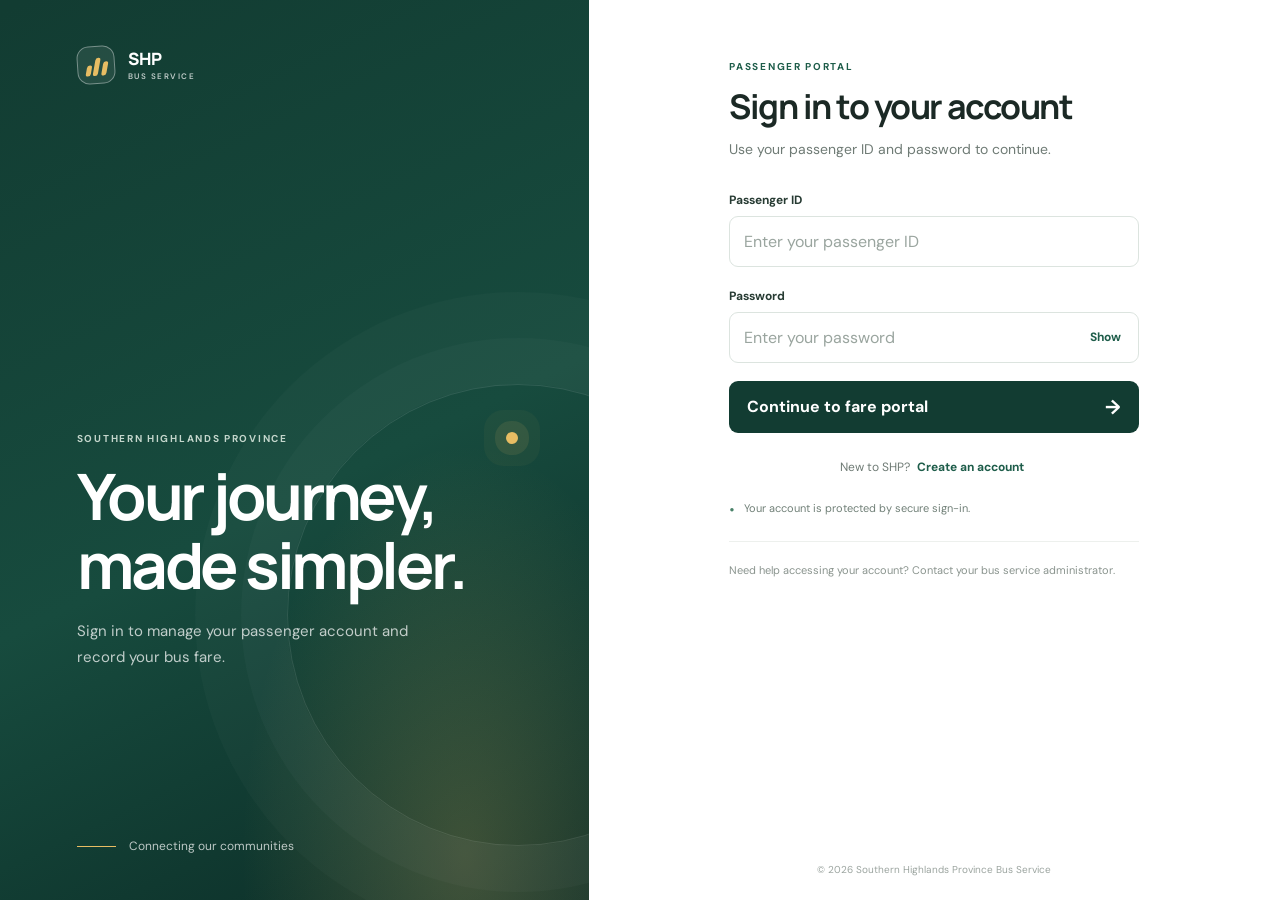
<file: index.html>
<!doctype html>
<html lang="en">
<head>
  <meta charset="utf-8">
  <meta name="viewport" content="width=device-width, initial-scale=1">
  <meta name="theme-color" content="#123c32">
  <title>Passenger sign in | SHP Bus Service</title>
  <link rel="preconnect" href="https://fonts.googleapis.com">
  <link rel="preconnect" href="https://fonts.gstatic.com" crossorigin>
  <link href="https://fonts.googleapis.com/css2?family=DM+Sans:wght@400;500;600;700&family=Manrope:wght@500;600;700;800&display=swap" rel="stylesheet">
  <link rel="stylesheet" href="styles.css">
  <link rel="stylesheet" href="signup.css">
  <script src="login.js" defer></script>
</head>
<body class="login-page">
  <main class="login-layout">
    <section class="brand-panel" aria-labelledby="brand-title">
      <div class="brand-lockup">
        <span class="brand-mark" aria-hidden="true"><span></span><span></span><span></span></span>
        <span class="brand-name">SHP <span>BUS SERVICE</span></span>
      </div>
      <div class="brand-copy">
        <p class="eyebrow">SOUTHERN HIGHLANDS PROVINCE</p>
        <h1 id="brand-title">Your journey,<br>made simpler.</h1>
        <p>Sign in to manage your passenger account and record your bus fare.</p>
      </div>
      <div class="route-note"><span class="route-line" aria-hidden="true"></span><span>Connecting our communities</span></div>
      <div class="decorative-sun" aria-hidden="true"></div>
    </section>
    <section class="form-panel" aria-labelledby="login-title">
      <div class="form-wrap">
        <div class="mobile-brand brand-lockup">
          <span class="brand-mark" aria-hidden="true"><span></span><span></span><span></span></span>
          <span class="brand-name">SHP <span>BUS SERVICE</span></span>
        </div>
        <p class="eyebrow form-eyebrow">PASSENGER PORTAL</p>
        <h2 id="login-title">Sign in to your account</h2>
        <p class="form-intro" id="form-intro">Use your passenger ID and password to continue.</p>
        <form id="login-form" class="stacked-form auth-form" novalidate>
          <label for="passenger-id">Passenger ID</label>
          <input id="passenger-id" name="passenger_id" type="text" autocomplete="username" placeholder="Enter your passenger ID" required maxlength="64">
          <label for="password">Password</label>
          <div class="password-field">
            <input id="password" name="password" type="password" autocomplete="current-password" placeholder="Enter your password" required maxlength="128">
            <button class="text-button" id="toggle-password" type="button" aria-label="Show password">Show</button>
          </div>
          <p id="login-message" class="form-message" role="alert" aria-live="polite"></p>
          <button class="primary-button" type="submit"><span>Continue to fare portal</span><span aria-hidden="true">→</span></button>
        </form>
        <form id="signup-form" class="stacked-form auth-form" hidden novalidate>
          <label for="signup-passenger-id">Passenger ID</label>
          <input id="signup-passenger-id" name="passenger_id" type="text" autocomplete="username" placeholder="Choose a passenger ID" required maxlength="64">
          <label for="signup-password">Password</label>
          <div class="password-field">
            <input id="signup-password" name="password" type="password" autocomplete="new-password" placeholder="Create a password (8-72 characters)" required minlength="8" maxlength="72">
          </div>
          <label for="confirm-password">Confirm password</label>
          <div class="password-field">
            <input id="confirm-password" name="confirm_password" type="password" autocomplete="new-password" placeholder="Enter your password again" required minlength="8" maxlength="72">
          </div>
          <p id="signup-message" class="form-message" role="alert" aria-live="polite"></p>
          <button class="primary-button" type="submit"><span>Create passenger account</span><span aria-hidden="true">→</span></button>
        </form>
        <p class="account-switch" id="account-switch">
          <span id="switch-prompt">New to SHP?</span>
          <button class="text-link" id="switch-form" type="button">Create an account</button>
        </p>
        <p class="secure-note"><span aria-hidden="true">●</span> Your account is protected by secure sign-in.</p>
        <p class="help-note" id="help-note">Need help accessing your account? Contact your bus service administrator.</p>
      </div>
      <footer class="page-footer">© <span id="year">2026</span> Southern Highlands Province Bus Service</footer>
    </section>
  </main>
</body>
</html>
</file>
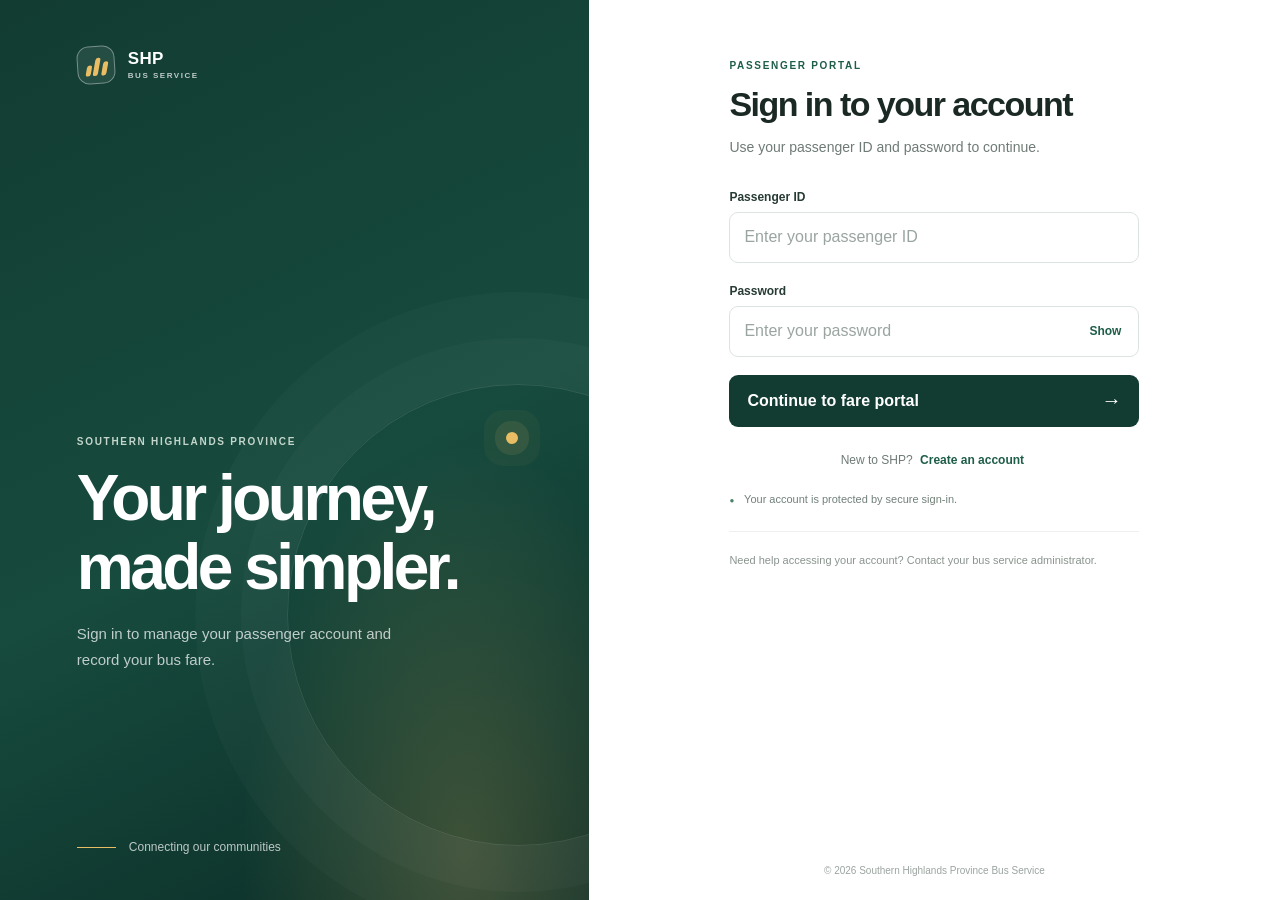
<file: transaction.html>
<!doctype html>
<html lang="en">
<head>
  <meta charset="utf-8">
  <meta name="viewport" content="width=device-width, initial-scale=1">
  <meta name="theme-color" content="#123c32">
  <title>Fare transaction | SHP Bus Service</title>
  <link rel="preconnect" href="https://fonts.googleapis.com">
  <link rel="preconnect" href="https://fonts.gstatic.com" crossorigin>
  <link href="https://fonts.googleapis.com/css2?family=DM+Sans:wght@400;500;600;700&family=Manrope:wght@500;600;700;800&display=swap" rel="stylesheet">
  <link rel="stylesheet" href="styles.css">
  <script src="transaction.js" defer></script>
</head>
<body class="portal-page">
  <header class="topbar">
    <a class="brand-lockup" href="transaction.html" aria-label="SHP Bus Service home">
      <span class="brand-mark" aria-hidden="true"><span></span><span></span><span></span></span>
      <span class="brand-name">SHP <span>BUS SERVICE</span></span>
    </a>
    <div class="topbar-right"><span class="account-label">Passenger portal</span><button id="logout-button" class="outline-button" type="button">Sign out</button></div>
  </header>
  <main class="portal-main">
    <div class="portal-heading">
      <div><p class="eyebrow">FARE PORTAL <span class="eyebrow-dot">/</span> SOUTHERN HIGHLANDS</p><h1>Record a fare</h1><p class="form-intro">Enter your trip details to create a fare transaction record.</p></div>
      <div class="signed-in-card"><span class="avatar" aria-hidden="true">P</span><span><small>Signed in as</small><strong id="passenger-name">Passenger</strong></span></div>
    </div>
    <section class="transaction-card" aria-labelledby="transaction-heading">
      <div class="card-heading"><div><span class="step-label">NEW TRANSACTION</span><h2 id="transaction-heading">Fare transaction details</h2></div><span class="status-pill"><span></span> Ready</span></div>
      <p class="card-description">Transaction ID and timestamp are generated automatically when the fare is saved.</p>
      <form id="transaction-form" class="transaction-form" novalidate>
        <div class="field-group"><label for="pcard-id">Payment Card ID <span class="required-mark">*</span></label><input id="pcard-id" name="pcard_id" type="text" placeholder="e.g. PC-10482" autocomplete="off" maxlength="64" required><small>Use the card identifier only. Do not enter a full card number or PIN.</small></div>
        <div class="field-group"><label for="bus-id">Bus ID <span class="required-mark">*</span></label><input id="bus-id" name="bus_id" type="text" placeholder="e.g. BUS-021" autocomplete="off" maxlength="64" required></div>
        <div class="field-group fare-field"><label for="fare-amount">Fare amount <span class="required-mark">*</span></label><div class="currency-input"><span>K</span><input id="fare-amount" name="fare_amount" type="number" min="0.01" max="10000" step="0.01" placeholder="0.00" required></div><small>Amount in PGK (PNG Kina).</small></div>
        <div class="record-preview"><span class="preview-icon" aria-hidden="true">↗</span><span><strong>Automatic record details</strong><small>Transaction ID · Date and time of payment</small></span><span class="auto-tag">AUTO</span></div>
        <p id="transaction-message" class="form-message" role="alert" aria-live="polite"></p>
        <button class="primary-button" type="submit"><span>Save fare transaction</span><span aria-hidden="true">→</span></button>
      </form>
      <section id="receipt" class="receipt" hidden aria-live="polite">
        <div class="receipt-top"><span class="success-mark" aria-hidden="true">✓</span><div><p class="eyebrow">TRANSACTION SAVED</p><h3>Fare record created</h3></div></div>
        <dl id="receipt-details" class="receipt-details"></dl>
        <button id="new-transaction" class="outline-button" type="button">Record another fare</button>
      </section>
      <p class="payment-disclaimer">This page records fare transactions; it does not process or authorize a card payment.</p>
    </section>
    <footer class="portal-footer">Southern Highlands Province Bus Service <span>·</span> Passenger fare records</footer>
  </main>
</body>
</html>
</file>
<file: styles.css>
@import url('https://fonts.googleapis.com/css2?family=DM+Sans:wght@400;500;600;700&family=Manrope:wght@500;600;700;800&display=swap');
:root{--forest:#123c32;--forest-deep:#0b2c26;--green:#1e5d4a;--mint:#eaf3ed;--gold:#e8bd63;--ink:#1b2925;--muted:#6f7b75;--line:#dce4df;--paper:#fff;--canvas:#f5f7f4;--danger:#a43a36;--shadow:0 22px 70px rgba(17,47,38,.11)}
*{box-sizing:border-box}html{min-width:320px}body{margin:0;color:var(--ink);font-family:'DM Sans',Arial,sans-serif;background:var(--canvas);-webkit-font-smoothing:antialiased}button,input{font:inherit}button{cursor:pointer}.login-layout{min-height:100vh;display:grid;grid-template-columns:minmax(340px,.92fr) minmax(480px,1.08fr);background:var(--paper)}.brand-panel{position:relative;overflow:hidden;min-height:100vh;padding:46px clamp(34px,6vw,92px);display:flex;flex-direction:column;justify-content:space-between;background:radial-gradient(ellipse at 79% 95%,rgba(232,189,99,.22),transparent 34%),linear-gradient(154deg,var(--forest) 1%,#174b3e 54%,var(--forest-deep) 100%);color:#fff}.brand-panel:after{content:"";position:absolute;right:-160px;bottom:6%;width:460px;height:460px;border:1px solid rgba(255,255,255,.11);border-radius:50%;box-shadow:0 0 0 46px rgba(255,255,255,.025),0 0 0 92px rgba(255,255,255,.02)}.brand-lockup{display:flex;align-items:center;gap:13px;text-decoration:none}.brand-mark{width:38px;height:38px;display:flex;align-items:end;justify-content:center;gap:3px;padding:7px;border:1px solid rgba(255,255,255,.38);border-radius:12px;background:rgba(255,255,255,.08);transform:rotate(-4deg)}.brand-mark span{display:block;width:5px;border-radius:4px;background:var(--gold);transform:skew(-14deg)}.brand-mark span:nth-child(1){height:11px}.brand-mark span:nth-child(2){height:18px}.brand-mark span:nth-child(3){height:14px}.brand-name{font:800 17px/1 'Manrope',sans-serif;letter-spacing:.02em;color:inherit}.brand-name>span{display:block;margin-top:5px;font:600 8px/1 'DM Sans',sans-serif;letter-spacing:.19em;opacity:.73}.brand-copy{position:relative;z-index:1;max-width:440px;margin-top:auto;margin-bottom:17vh}.eyebrow{margin:0 0 17px;color:#688077;font-size:10px;font-weight:700;letter-spacing:.17em}.brand-panel .eyebrow{color:#c4d6cc}.brand-copy h1{margin:0 0 20px;font:700 clamp(42px,5vw,67px)/1.07 'Manrope',sans-serif;letter-spacing:-.055em}.brand-copy>p:last-child{max-width:335px;color:rgba(255,255,255,.73);font-size:15px;line-height:1.7}.route-note{position:relative;z-index:1;display:flex;align-items:center;gap:13px;color:rgba(255,255,255,.72);font-size:12px}.route-line{width:39px;height:1px;background:var(--gold)}.decorative-sun{position:absolute;top:48%;right:12%;width:12px;height:12px;border-radius:50%;background:var(--gold);box-shadow:0 0 0 11px rgba(232,189,99,.1),0 0 0 22px rgba(232,189,99,.045)}.form-panel{min-height:100vh;display:flex;flex-direction:column;align-items:center;justify-content:center;padding:60px 38px 24px}.form-wrap{width:min(100%,410px)}.mobile-brand{display:none}.form-eyebrow{margin-bottom:13px;color:var(--green)}.form-wrap h2{margin:0;font:700 clamp(27px,3vw,34px)/1.18 'Manrope',sans-serif;letter-spacing:-.045em}.form-intro{margin:12px 0 31px;color:var(--muted);font-size:14px;line-height:1.6}.stacked-form{display:flex;flex-direction:column}.stacked-form label,.field-group label{margin:0 0 8px;font-size:12px;font-weight:700;color:#273b33}.stacked-form input,.field-group input{height:51px;width:100%;padding:0 14px;border:1px solid var(--line);border-radius:9px;background:#fff;color:var(--ink);outline:0;transition:border-color .2s,box-shadow .2s}.stacked-form input::placeholder,.field-group input::placeholder{color:#9aa59f}.stacked-form input:focus,.field-group input:focus{border-color:#4d8c72;box-shadow:0 0 0 3px rgba(77,140,114,.13)}.stacked-form>input{margin-bottom:21px}.password-field{position:relative;margin-bottom:4px}.password-field input{padding-right:67px}.text-button{position:absolute;right:13px;top:50%;transform:translateY(-50%);padding:5px;border:0;background:none;color:var(--green);font-size:12px;font-weight:700}.form-message{min-height:18px;margin:7px 0 9px;color:var(--danger);font-size:12px;line-height:1.4}.form-message:empty{min-height:0;margin:0}.primary-button{width:100%;min-height:52px;display:flex;align-items:center;justify-content:space-between;padding:0 18px;border:0;border-radius:9px;background:var(--forest);color:#fff;font-weight:700;transition:background .18s,transform .18s}.primary-button:hover{background:#1a5745;transform:translateY(-1px)}.primary-button:disabled{cursor:wait;opacity:.72;transform:none}.primary-button span:last-child{font-size:20px}.secure-note{margin:22px 0 0;color:#718078;font-size:11px}.secure-note span{margin-right:7px;color:#498269;font-size:8px}.help-note{margin:26px 0 0;padding-top:20px;border-top:1px solid #edf0ed;color:#8a948e;font-size:11px;line-height:1.6}.page-footer{width:min(100%,410px);margin-top:auto;padding-top:36px;color:#9ba49f;font-size:10px;text-align:center}.portal-page{min-height:100vh;background:var(--canvas)}.topbar{height:76px;display:flex;align-items:center;justify-content:space-between;padding:0 clamp(22px,7vw,104px);border-bottom:1px solid #e6ebe7;background:#fff}.topbar .brand-mark{border-color:#d8e5dc;background:var(--mint)}.topbar .brand-mark span{background:var(--green)}.topbar-right{display:flex;align-items:center;gap:20px}.account-label{color:var(--muted);font-size:12px}.outline-button{min-height:37px;padding:0 15px;border:1px solid #d7e0da;border-radius:8px;background:#fff;color:var(--forest);font-size:12px;font-weight:700;transition:background .18s,border-color .18s}.outline-button:hover{border-color:#9fb8a8;background:#f8fbf8}.portal-main{width:min(100% - 40px,830px);margin:65px auto 0}.portal-heading{display:flex;align-items:flex-end;justify-content:space-between;gap:20px;margin-bottom:27px}.portal-heading .eyebrow{margin-bottom:10px;color:var(--green)}.eyebrow-dot{padding:0 5px;color:#aab5ae}.portal-heading h1{margin:0;font:700 clamp(31px,4vw,42px)/1.1 'Manrope',sans-serif;letter-spacing:-.05em}.portal-heading .form-intro{margin:9px 0 0;font-size:13px}.signed-in-card{display:flex;align-items:center;gap:10px;padding:9px 13px;border:1px solid #e1e8e3;border-radius:10px;background:#fff}.avatar{width:32px;height:32px;display:grid;place-items:center;border-radius:50%;background:var(--mint);color:var(--green);font:700 12px 'Manrope',sans-serif}.signed-in-card small,.signed-in-card strong{display:block}.signed-in-card small{margin-bottom:3px;color:#88938d;font-size:9px}.signed-in-card strong{max-width:130px;overflow:hidden;color:var(--ink);font-size:11px;text-overflow:ellipsis;white-space:nowrap}.transaction-card{padding:31px 36px 24px;border:1px solid #e8ede9;border-radius:14px;background:#fff;box-shadow:var(--shadow)}.card-heading{display:flex;align-items:center;justify-content:space-between;gap:14px}.step-label{color:#668276;font-size:9px;font-weight:700;letter-spacing:.16em}.card-heading h2{margin:8px 0 0;font:700 22px/1.2 'Manrope',sans-serif;letter-spacing:-.035em}.status-pill{display:flex;align-items:center;gap:7px;padding:7px 10px;border-radius:20px;background:#f1f7f1;color:#4a755a;font-size:10px;font-weight:700}.status-pill span{width:6px;height:6px;border-radius:50%;background:#65a178}.card-description{margin:10px 0 25px;color:var(--muted);font-size:12px;line-height:1.6}.transaction-form{display:grid;grid-template-columns:1fr 1fr;gap:19px 18px}.field-group{display:flex;flex-direction:column}.field-group label{margin-bottom:8px}.required-mark{color:#ad7060}.field-group input{height:48px}.field-group small{margin-top:7px;color:#89948e;font-size:10px;line-height:1.4}.fare-field{grid-column:1/-1;max-width:calc(50% - 9px)}.currency-input{position:relative}.currency-input>span{position:absolute;left:14px;top:50%;transform:translateY(-50%);color:#718078;font-size:14px;font-weight:700}.currency-input input{padding-left:36px}.record-preview{grid-column:1/-1;display:flex;align-items:center;gap:12px;padding:14px;border:1px solid #e8eee9;border-radius:9px;background:#f8faf8}.preview-icon{width:31px;height:31px;display:grid;place-items:center;border-radius:8px;background:#e8f1eb;color:var(--green);font-size:17px}.record-preview strong,.record-preview small{display:block}.record-preview strong{font-size:11px}.record-preview small{margin-top:4px;color:#87928c;font-size:10px}.auto-tag{margin-left:auto;padding:5px 7px;border-radius:5px;background:#edf3ef;color:#648172;font-size:8px;font-weight:700;letter-spacing:.08em}.transaction-form>.form-message{grid-column:1/-1;margin:0}.transaction-form>.primary-button{grid-column:1/-1}.payment-disclaimer{margin:18px 0 0;color:#8b9690;font-size:10px;line-height:1.6;text-align:center}.portal-footer{padding:26px 0 34px;color:#909b95;font-size:10px;text-align:center}.portal-footer span{padding:0 5px;color:#bcc5bf}.receipt{margin-top:25px;padding:19px;border:1px solid #cfe0d1;border-radius:10px;background:#f8fbf7}.receipt[hidden]{display:none}.receipt-top{display:flex;align-items:center;gap:12px}.success-mark{width:32px;height:32px;display:grid;place-items:center;border-radius:50%;background:#deeee0;color:#3a7752;font-weight:700}.receipt-top .eyebrow{margin-bottom:4px;color:#4f7e5b;font-size:8px}.receipt-top h3{margin:0;font:700 17px 'Manrope',sans-serif}.receipt-details{display:grid;grid-template-columns:1fr 1fr;gap:13px;margin:20px 0;padding:16px 0;border-top:1px solid #e1ebe0;border-bottom:1px solid #e1ebe0}.receipt-details div{min-width:0}.receipt-details dt{margin-bottom:5px;color:#819087;font-size:9px}.receipt-details dd{margin:0;overflow-wrap:anywhere;color:#283b31;font-size:12px;font-weight:700}.receipt .outline-button{width:100%}
@media(max-width:820px){.login-layout{grid-template-columns:minmax(280px,.8fr) minmax(400px,1.2fr)}.brand-panel{padding:34px}.brand-copy h1{font-size:49px}.form-panel{padding:48px 30px 22px}.portal-main{margin-top:43px}}
@media(max-width:650px){.login-layout{display:block}.brand-panel{display:none}.form-panel{min-height:100svh;justify-content:flex-start;padding:28px 24px 17px}.form-wrap{margin:auto}.mobile-brand{display:flex;margin-bottom:44px}.form-eyebrow{margin-bottom:12px}.form-wrap h2{font-size:29px}.page-footer{margin-top:auto;padding-top:28px}.topbar{height:66px;padding:0 19px}.topbar .brand-name{font-size:15px}.topbar .brand-mark{width:34px;height:34px}.account-label{display:none}.topbar-right{gap:12px}.portal-main{width:min(100% - 30px,830px);margin:35px auto 0}.portal-heading{align-items:flex-start;flex-direction:column}.signed-in-card{align-self:flex-start}.transaction-card{padding:23px 19px 19px}.card-heading h2{font-size:19px}.transaction-form{grid-template-columns:1fr;gap:17px}.fare-field{grid-column:auto;max-width:none}.record-preview,.transaction-form>.form-message,.transaction-form>.primary-button{grid-column:auto}.receipt-details{grid-template-columns:1fr 1fr}.portal-footer{padding-bottom:25px}}
@media(prefers-reduced-motion:reduce){*,*::before,*::after{scroll-behavior:auto!important;transition:none!important}}
</file>
<file: signup.css>
.auth-form[hidden]{display:none}
.account-switch{margin:22px 0 0;color:var(--muted);font-size:12px;text-align:center}
.text-link{padding:4px;border:0;background:none;color:var(--green);font-size:12px;font-weight:700}
.text-link:hover{text-decoration:underline}
.auth-form .password-field{margin-bottom:18px}
</file>
